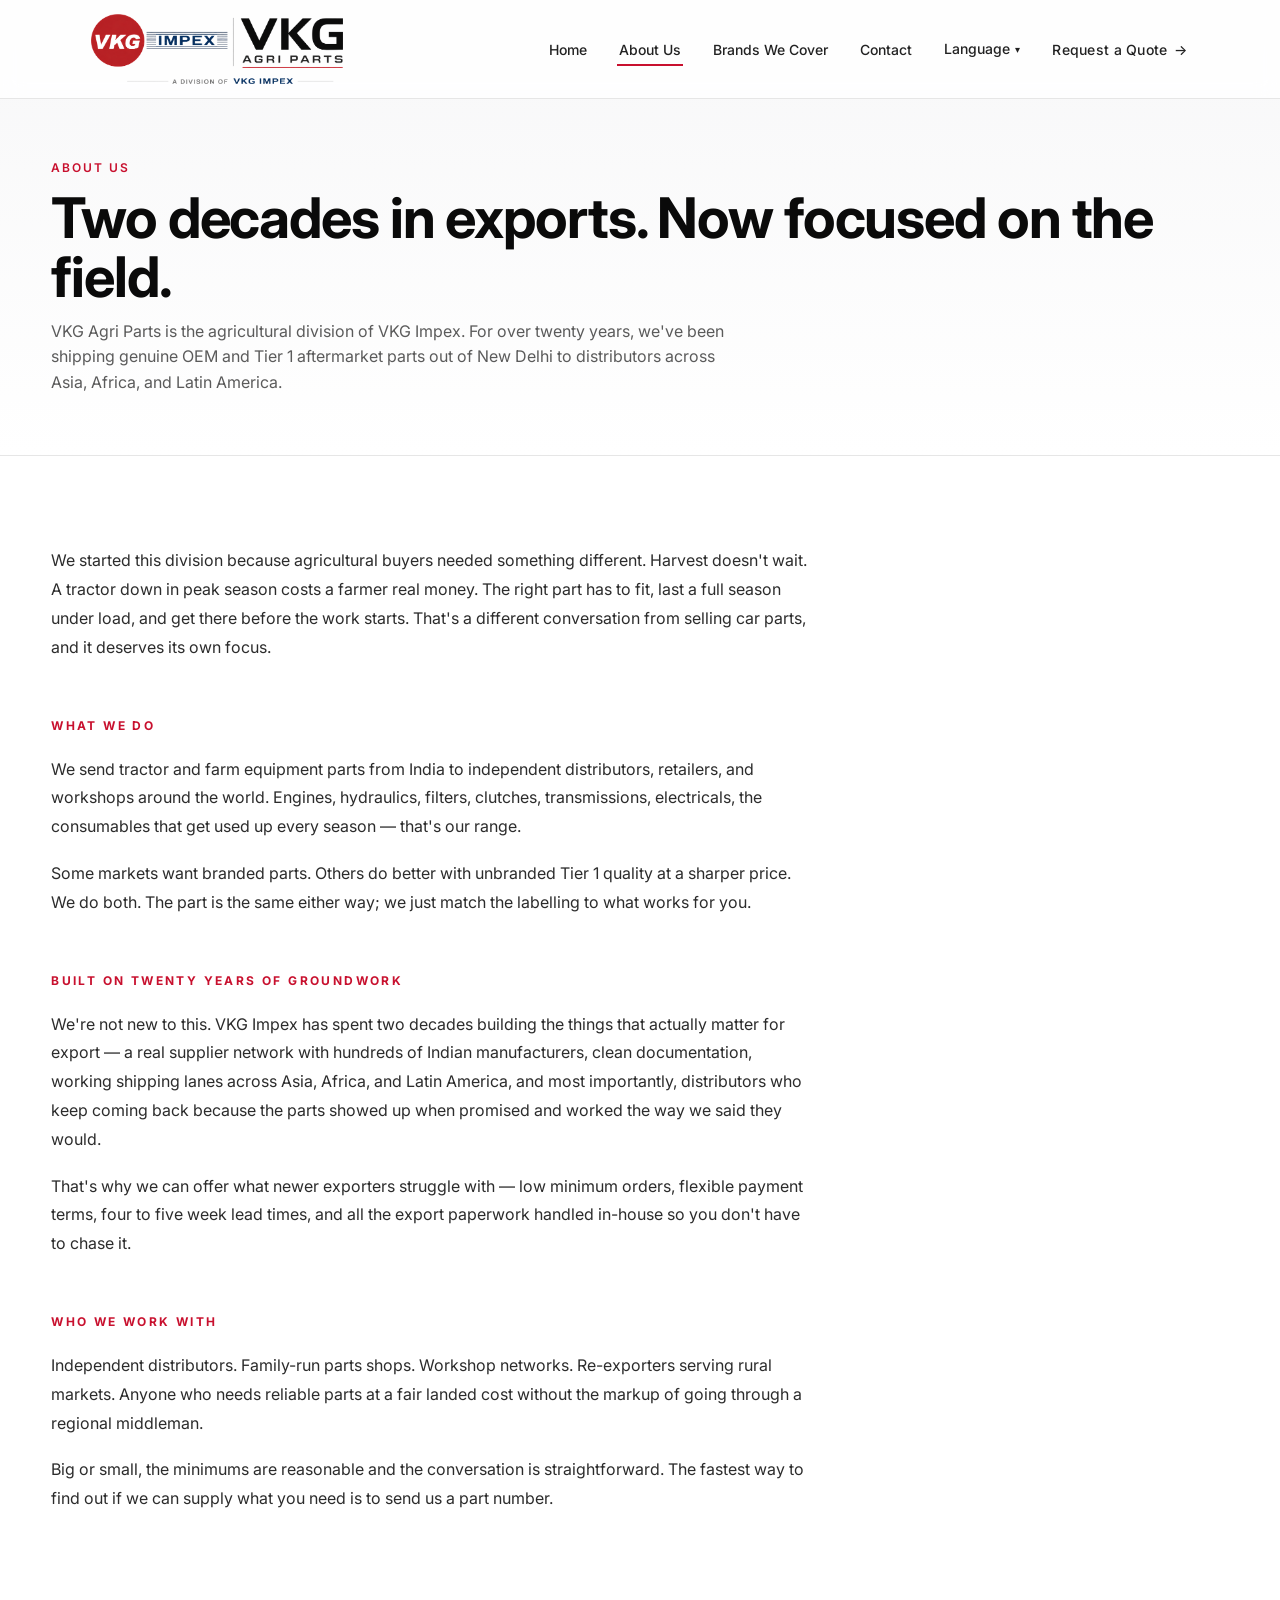
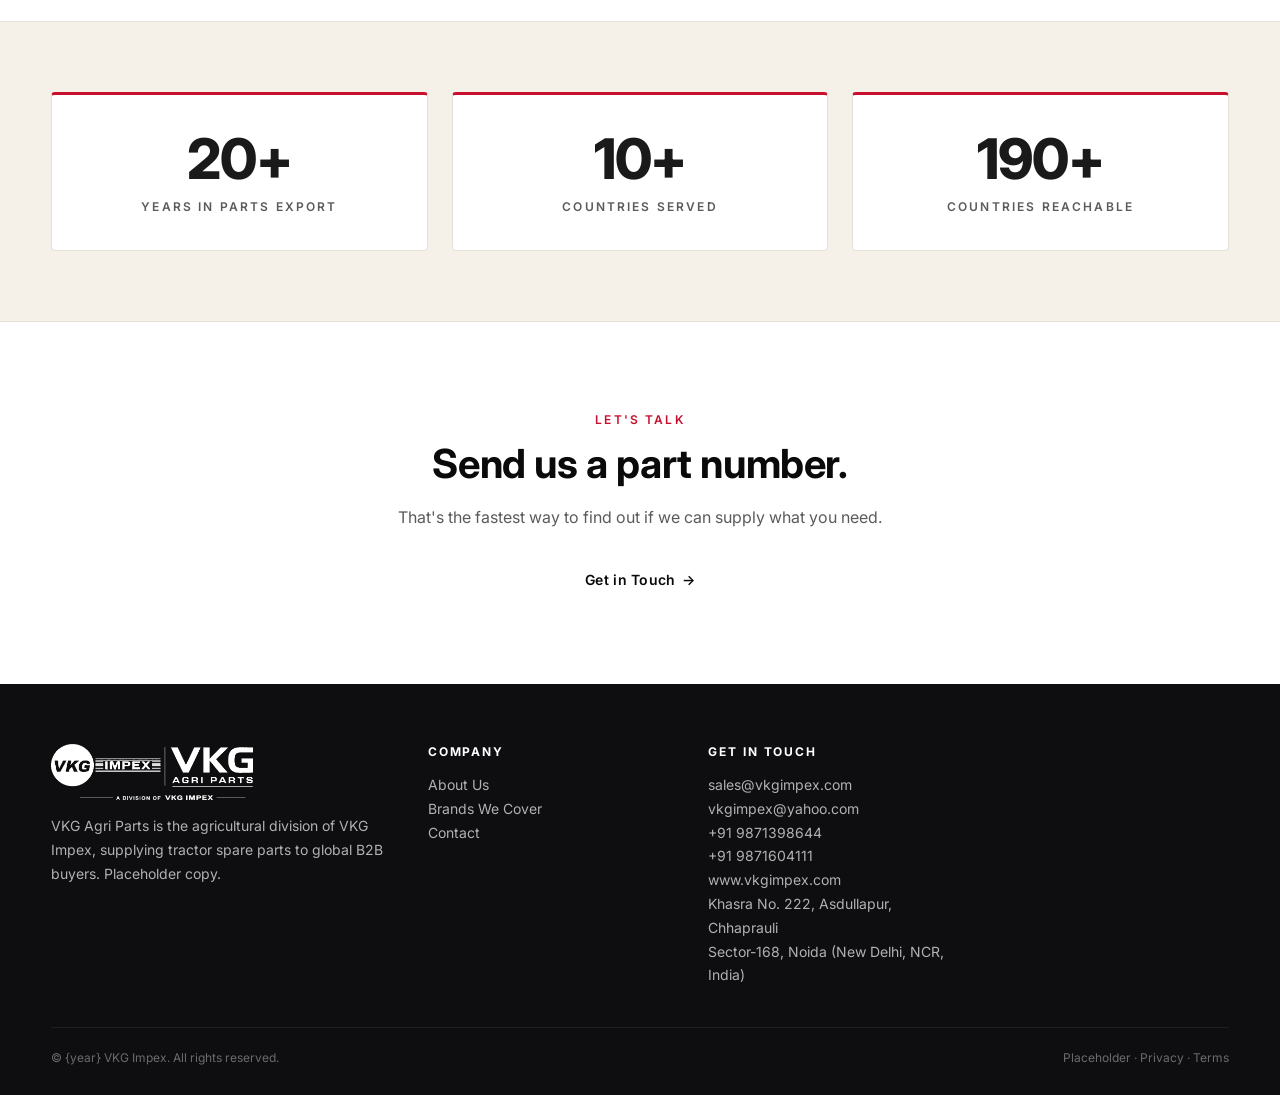
<file: about.html>
<!doctype html>
<html lang="en">
<head>
  <meta charset="utf-8" />
  <meta name="viewport" content="width=device-width, initial-scale=1" />
  <title>About Us — VKG Agri Parts</title>
  <meta name="description" content="About VKG Agri Parts — a division of VKG Impex." />
  <link rel="icon" href="assets/logo.png" />
  <link rel="preconnect" href="https://fonts.googleapis.com" />
  <link rel="preconnect" href="https://fonts.gstatic.com" crossorigin />
  <link href="https://fonts.googleapis.com/css2?family=Inter:wght@400;500;600;700;800&display=swap" rel="stylesheet" />
  <link rel="stylesheet" href="css/styles.css?v=3" />
</head>
<body>
  <header class="site-header">
    <div class="wrap">
      <a href="index.html" class="brand" aria-label="VKG Agri Parts home">
        <img src="assets/logo.png" alt="VKG Agri Parts — A Division of VKG Impex" />
      </a>
      <button class="nav-toggle" aria-label="Open navigation">☰</button>
      <nav class="nav">
        <a href="index.html" data-i18n="nav.home">Home</a>
        <a href="about.html" class="active" data-i18n="nav.about">About Us</a>
        <a href="brands.html" data-i18n="nav.brands">Brands We Cover</a>
        <a href="contact.html" data-i18n="nav.contact">Contact</a>
        <a href="contact.html" class="cta-btn" data-i18n="nav.quote">Request a Quote</a>
      </nav>
    </div>
  </header>

  <section class="page-hero">
    <div class="wrap">
      <div class="crumb" data-i18n="about.crumb">About Us</div>
      <h1 data-i18n="about.headline">Two decades in exports. Now focused on the field.</h1>
      <p data-i18n="about.intro">
        VKG Agri Parts is the agricultural division of VKG Impex. For over twenty years,
        we've been shipping genuine OEM and Tier 1 aftermarket parts out of New Delhi to
        distributors across Asia, Africa, and Latin America.
      </p>
    </div>
  </section>

  <section class="section">
    <div class="wrap">
      <div class="prose">
        <p data-i18n="about.para1">
          We started this division because agricultural buyers needed something different.
          Harvest doesn't wait. A tractor down in peak season costs a farmer real money.
          The right part has to fit, last a full season under load, and get there before
          the work starts. That's a different conversation from selling car parts, and it
          deserves its own focus.
        </p>

        <div class="h-rule" data-i18n="about.whatWeDo">What We Do</div>
        <p data-i18n="about.whatWeDoText1">
          We send tractor and farm equipment parts from India to independent distributors,
          retailers, and workshops around the world. Engines, hydraulics, filters, clutches,
          transmissions, electricals, the consumables that get used up every season —
          that's our range.
        </p>
        <p data-i18n="about.whatWeDoText2">
          Some markets want branded parts. Others do better with unbranded Tier 1 quality
          at a sharper price. We do both. The part is the same either way; we just match
          the labelling to what works for you.
        </p>

        <div class="h-rule" data-i18n="about.builtOn">Built on Twenty Years of Groundwork</div>
        <p data-i18n="about.builtOnText1">
          We're not new to this. VKG Impex has spent two decades building the things that
          actually matter for export — a real supplier network with hundreds of Indian
          manufacturers, clean documentation, working shipping lanes across Asia, Africa,
          and Latin America, and most importantly, distributors who keep coming back
          because the parts showed up when promised and worked the way we said they would.
        </p>
        <p data-i18n="about.builtOnText2">
          That's why we can offer what newer exporters struggle with — low minimum orders,
          flexible payment terms, four to five week lead times, and all the export paperwork
          handled in-house so you don't have to chase it.
        </p>

        <div class="h-rule" data-i18n="about.whoWeWork">Who We Work With</div>
        <p data-i18n="about.whoWeWorkText1">
          Independent distributors. Family-run parts shops. Workshop networks. Re-exporters
          serving rural markets. Anyone who needs reliable parts at a fair landed cost
          without the markup of going through a regional middleman.
        </p>
        <p data-i18n="about.whoWeWorkText2">
          Big or small, the minimums are reasonable and the conversation is straightforward.
          The fastest way to find out if we can supply what you need is to send us a part number.
        </p>
      </div>
    </div>
  </section>

  <section class="credibility" aria-label="At a glance">
    <div class="wrap">
      <div class="cred-tile">
        <div class="num">20+</div>
        <div class="lbl" data-i18n="common.yearsExport">Years in Parts Export</div>
      </div>
      <div class="cred-tile">
        <div class="num">10+</div>
        <div class="lbl" data-i18n="common.countriesServed">Countries Served</div>
      </div>
      <div class="cred-tile">
        <div class="num">190+</div>
        <div class="lbl" data-i18n="common.countriesReachable">Countries Reachable</div>
      </div>
    </div>
  </section>

  <section class="section">
    <div class="wrap" style="text-align:center; max-width:720px;">
      <div class="sub" data-i18n="about.letsTalk">Let's Talk</div>
      <h2 data-i18n="about.letsTalkHeading">Send us a part number.</h2>
      <p data-i18n="about.letsTalkText">That's the fastest way to find out if we can supply what you need.</p>
      <a href="contact.html" class="cta-btn" style="margin-top:18px;" data-i18n="common.getInTouch">Get in Touch</a>
    </div>
  </section>

  <footer class="site-footer">
    <div class="wrap">
      <div>
        <div class="brand" style="margin-bottom:14px;">
          <img src="assets/logo.png" alt="VKG Agri Parts" style="height:56px; filter: brightness(0) invert(1);" />
        </div>
        <p data-i18n="footer.companyDesc">VKG Agri Parts is the agricultural division of VKG Impex, supplying tractor spare parts to global B2B buyers.</p>
      </div>
      <div>
        <h4 data-i18n="footer.company">Company</h4>
        <ul>
          <li><a href="about.html" data-i18n="footer.aboutUs">About Us</a></li>
          <li><a href="brands.html" data-i18n="footer.brandsWeCover">Brands We Cover</a></li>
          <li><a href="contact.html" data-i18n="footer.contactUs">Contact</a></li>
        </ul>
      </div>
      <div>
        <h4 data-i18n="footer.getInTouchHead">Get in touch</h4>
        <ul>
          <li>sales@vkgimpex.com</li>
          <li>vkgimpex@yahoo.com</li>
          <li>+91 9871398644</li>
          <li>+91 9871604111</li>
          <li>www.vkgimpex.com</li>
          <li>Khasra No. 222, Asdullapur, Chhaprauli<br />Sector-168, Noida (New Delhi, NCR, India)</li>
        </ul>
      </div>
      <div class="legal">
        <span data-i18n-html="true" data-i18n="footer.copyright">© <span id="year"></span> VKG Impex. All rights reserved.</span>
        <span data-i18n="footer.legal">Placeholder · Privacy · Terms</span>
      </div>
    </div>
  </footer>

  <script>document.getElementById('year').textContent = new Date().getFullYear();</script>
  <script src="js/main.js"></script>
  <script src="js/i18n-init.js?v=3"></script>
</body>
</html>
</file>
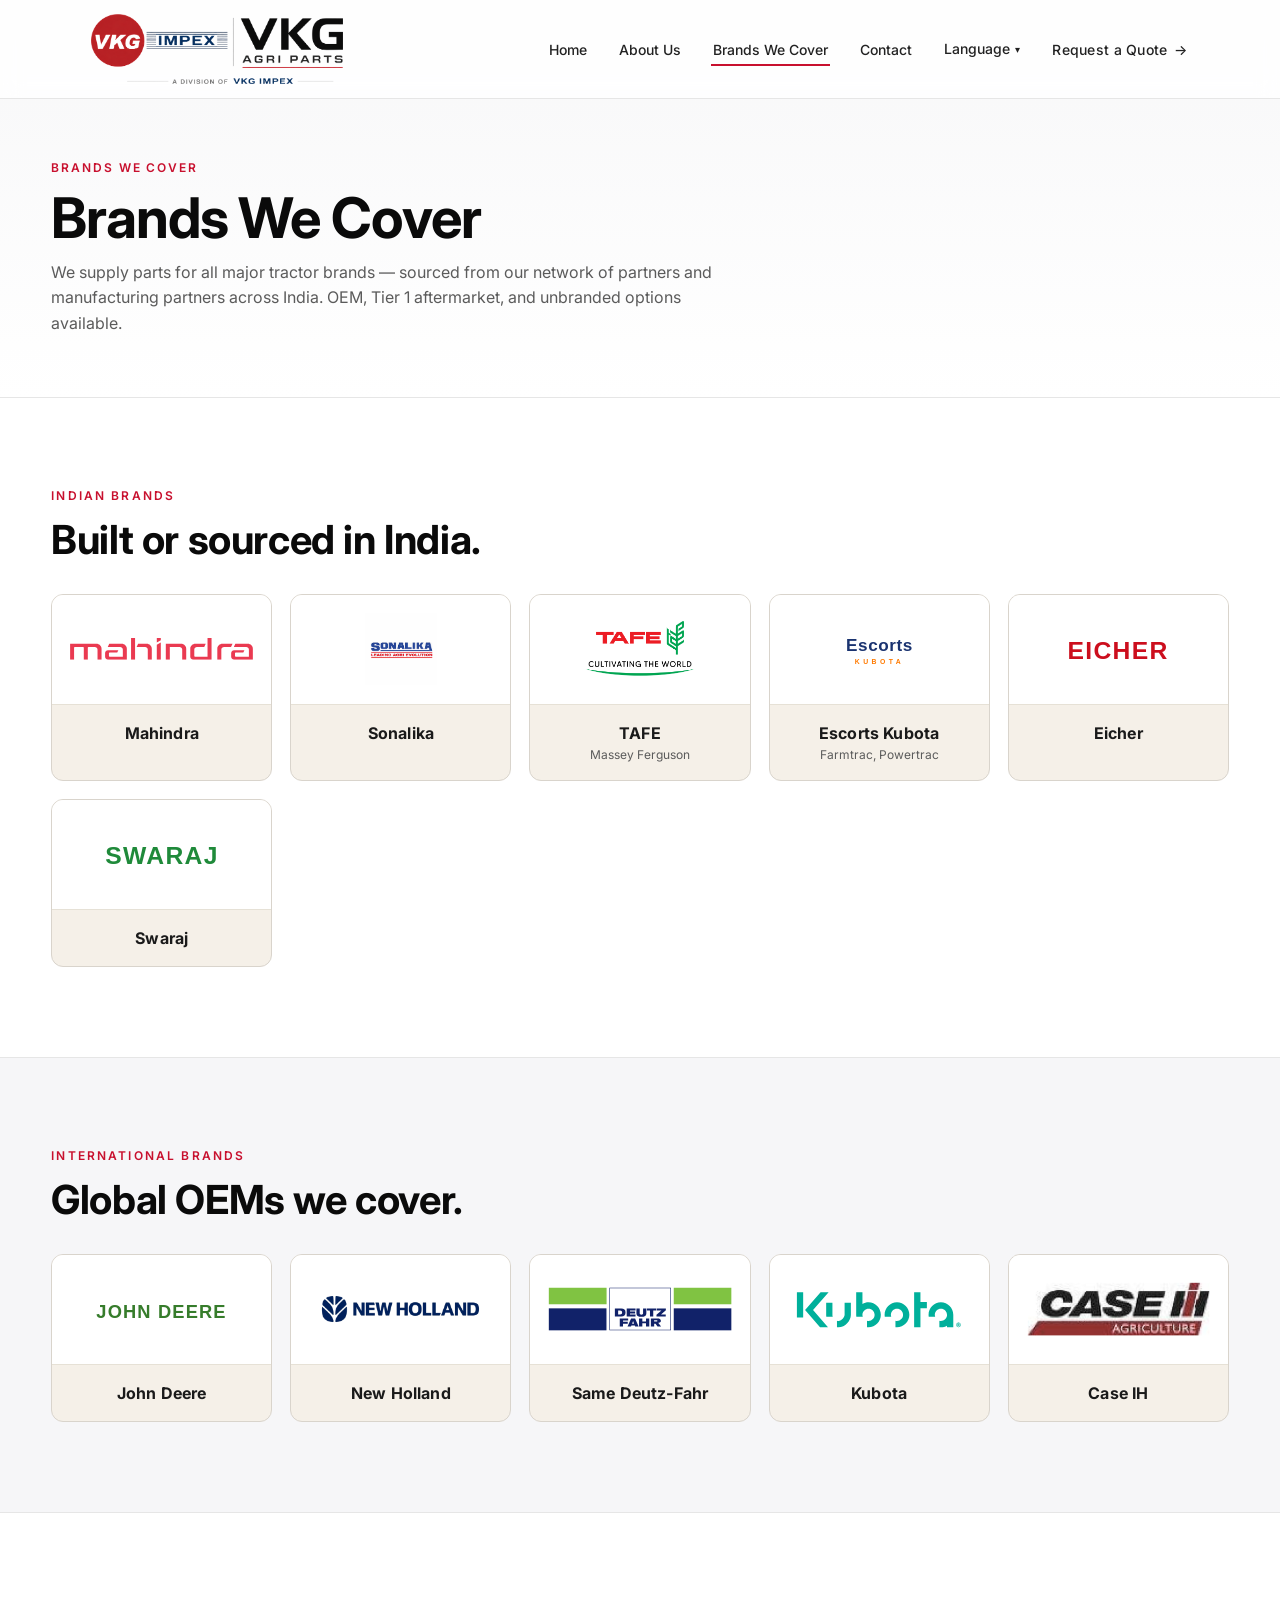
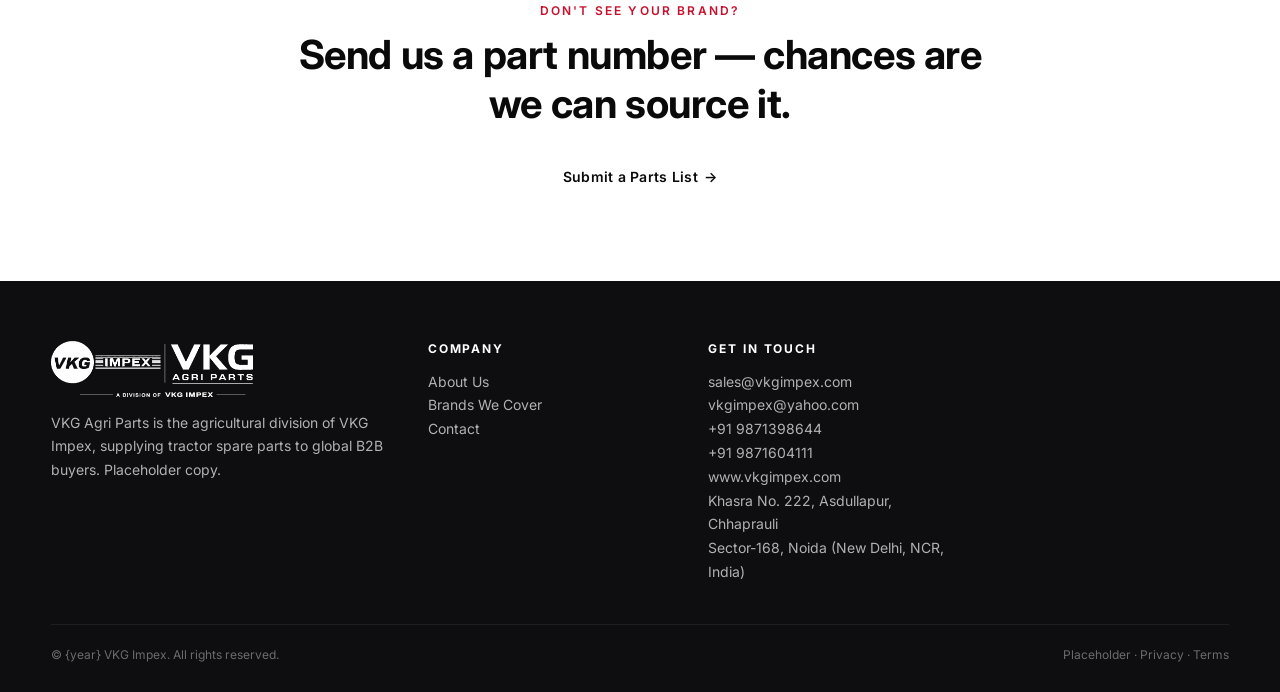
<file: brands.html>
<!doctype html>
<html lang="en">
<head>
  <meta charset="utf-8" />
  <meta name="viewport" content="width=device-width, initial-scale=1" />
  <title>Brands We Cover — VKG Agri Parts</title>
  <meta name="description" content="Tractor brands covered by VKG Agri Parts." />
  <link rel="icon" href="assets/logo.png" />
  <link rel="preconnect" href="https://fonts.googleapis.com" />
  <link rel="preconnect" href="https://fonts.gstatic.com" crossorigin />
  <link href="https://fonts.googleapis.com/css2?family=Inter:wght@400;500;600;700;800&display=swap" rel="stylesheet" />
  <link rel="stylesheet" href="css/styles.css?v=3" />
</head>
<body>
  <header class="site-header">
    <div class="wrap">
      <a href="index.html" class="brand" aria-label="VKG Agri Parts home">
        <img src="assets/logo.png" alt="VKG Agri Parts — A Division of VKG Impex" />
      </a>
      <button class="nav-toggle" aria-label="Open navigation">☰</button>
      <nav class="nav">
        <a href="index.html" data-i18n="nav.home">Home</a>
        <a href="about.html" data-i18n="nav.about">About Us</a>
        <a href="brands.html" class="active" data-i18n="nav.brands">Brands We Cover</a>
        <a href="contact.html" data-i18n="nav.contact">Contact</a>
        <a href="contact.html" class="cta-btn" data-i18n="nav.quote">Request a Quote</a>
      </nav>
    </div>
  </header>

  <section class="page-hero">
    <div class="wrap">
      <div class="crumb" data-i18n="brands.crumb">Brands We Cover</div>
      <h1 data-i18n="brands.headline">Brands We Cover</h1>
      <p data-i18n="brands.intro">
        We supply parts for all major tractor brands — sourced from our network of partners
        and manufacturing partners across India. OEM, Tier 1 aftermarket, and unbranded
        options available.
      </p>
    </div>
  </section>

  <section class="section">
    <div class="wrap">
      <div class="sub" data-i18n="brands.indianBrands">Indian Brands</div>
      <h2 data-i18n="brands.indianBrandsHeading">Built or sourced in India.</h2>
      <div class="brand-grid">
        <div class="brand-tile">
          <div class="logo-slot"><img src="assets/brands/mahindra.svg" alt="Mahindra logo" /></div>
          <div class="meta"><div class="name">Mahindra</div></div>
        </div>
        <div class="brand-tile">
          <div class="logo-slot"><img src="assets/brands/sonalika.png" alt="Sonalika logo" /></div>
          <div class="meta"><div class="name">Sonalika</div></div>
        </div>
        <div class="brand-tile">
          <div class="logo-slot"><img src="assets/brands/tafe.png" alt="TAFE logo" /></div>
          <div class="meta">
            <div class="name">TAFE</div>
            <div class="alias">Massey Ferguson</div>
          </div>
        </div>
        <div class="brand-tile">
          <div class="logo-slot"><img src="assets/brands/escorts.svg" alt="Escorts Kubota wordmark" /></div>
          <div class="meta">
            <div class="name">Escorts Kubota</div>
            <div class="alias">Farmtrac, Powertrac</div>
          </div>
        </div>
        <div class="brand-tile">
          <div class="logo-slot"><img src="assets/brands/eicher.svg" alt="Eicher wordmark" /></div>
          <div class="meta"><div class="name">Eicher</div></div>
        </div>
        <div class="brand-tile">
          <div class="logo-slot"><img src="assets/brands/swaraj.svg" alt="Swaraj wordmark" /></div>
          <div class="meta"><div class="name">Swaraj</div></div>
        </div>
      </div>
    </div>
  </section>

  <section class="section band">
    <div class="wrap">
      <div class="sub" data-i18n="brands.internationalBrands">International Brands</div>
      <h2 data-i18n="brands.internationalBrandsHeading">Global OEMs we cover.</h2>
      <div class="brand-grid">
        <div class="brand-tile">
          <div class="logo-slot"><img src="assets/brands/johndeere.svg" alt="John Deere wordmark" /></div>
          <div class="meta"><div class="name">John Deere</div></div>
        </div>
        <div class="brand-tile">
          <div class="logo-slot"><img src="assets/brands/newholland.png" alt="New Holland logo" /></div>
          <div class="meta"><div class="name">New Holland</div></div>
        </div>
        <div class="brand-tile">
          <div class="logo-slot"><img src="assets/brands/samedeutzfahr.svg" alt="Deutz-Fahr logo" /></div>
          <div class="meta"><div class="name">Same Deutz-Fahr</div></div>
        </div>
        <div class="brand-tile">
          <div class="logo-slot"><img src="assets/brands/kubota.svg" alt="Kubota logo" /></div>
          <div class="meta"><div class="name">Kubota</div></div>
        </div>
        <div class="brand-tile">
          <div class="logo-slot"><img src="assets/brands/caseih.png" alt="Case IH logo" /></div>
          <div class="meta"><div class="name">Case IH</div></div>
        </div>
      </div>
    </div>
  </section>

  <section class="section">
    <div class="wrap" style="text-align:center; max-width:720px;">
      <div class="sub" data-i18n="brands.notSeeYours">Don't see your brand?</div>
      <h2 data-i18n="brands.notSeeYoursHeading">Send us a part number — chances are we can source it.</h2>
      <a href="contact.html" class="cta-btn" style="margin-top:18px;" data-i18n="common.submit">Submit a Parts List</a>
    </div>
  </section>

  <footer class="site-footer">
    <div class="wrap">
      <div>
        <div class="brand" style="margin-bottom:14px;">
          <img src="assets/logo.png" alt="VKG Agri Parts" style="height:56px; filter: brightness(0) invert(1);" />
        </div>
        <p data-i18n="footer.companyDesc">VKG Agri Parts is the agricultural division of VKG Impex, supplying tractor spare parts to global B2B buyers.</p>
      </div>
      <div>
        <h4 data-i18n="footer.company">Company</h4>
        <ul>
          <li><a href="about.html" data-i18n="footer.aboutUs">About Us</a></li>
          <li><a href="brands.html" data-i18n="footer.brandsWeCover">Brands We Cover</a></li>
          <li><a href="contact.html" data-i18n="footer.contactUs">Contact</a></li>
        </ul>
      </div>
      <div>
        <h4 data-i18n="footer.getInTouchHead">Get in touch</h4>
        <ul>
          <li>sales@vkgimpex.com</li>
          <li>vkgimpex@yahoo.com</li>
          <li>+91 9871398644</li>
          <li>+91 9871604111</li>
          <li>www.vkgimpex.com</li>
          <li>Khasra No. 222, Asdullapur, Chhaprauli<br />Sector-168, Noida (New Delhi, NCR, India)</li>
        </ul>
      </div>
      <div class="legal">
        <span data-i18n-html="true" data-i18n="footer.copyright">© <span id="year"></span> VKG Impex. All rights reserved.</span>
        <span data-i18n="footer.legal">Placeholder · Privacy · Terms</span>
      </div>
    </div>
  </footer>

  <script>document.getElementById('year').textContent = new Date().getFullYear();</script>
  <script src="js/main.js"></script>
  <script src="js/i18n-init.js?v=3"></script>
</body>
</html>
</file>
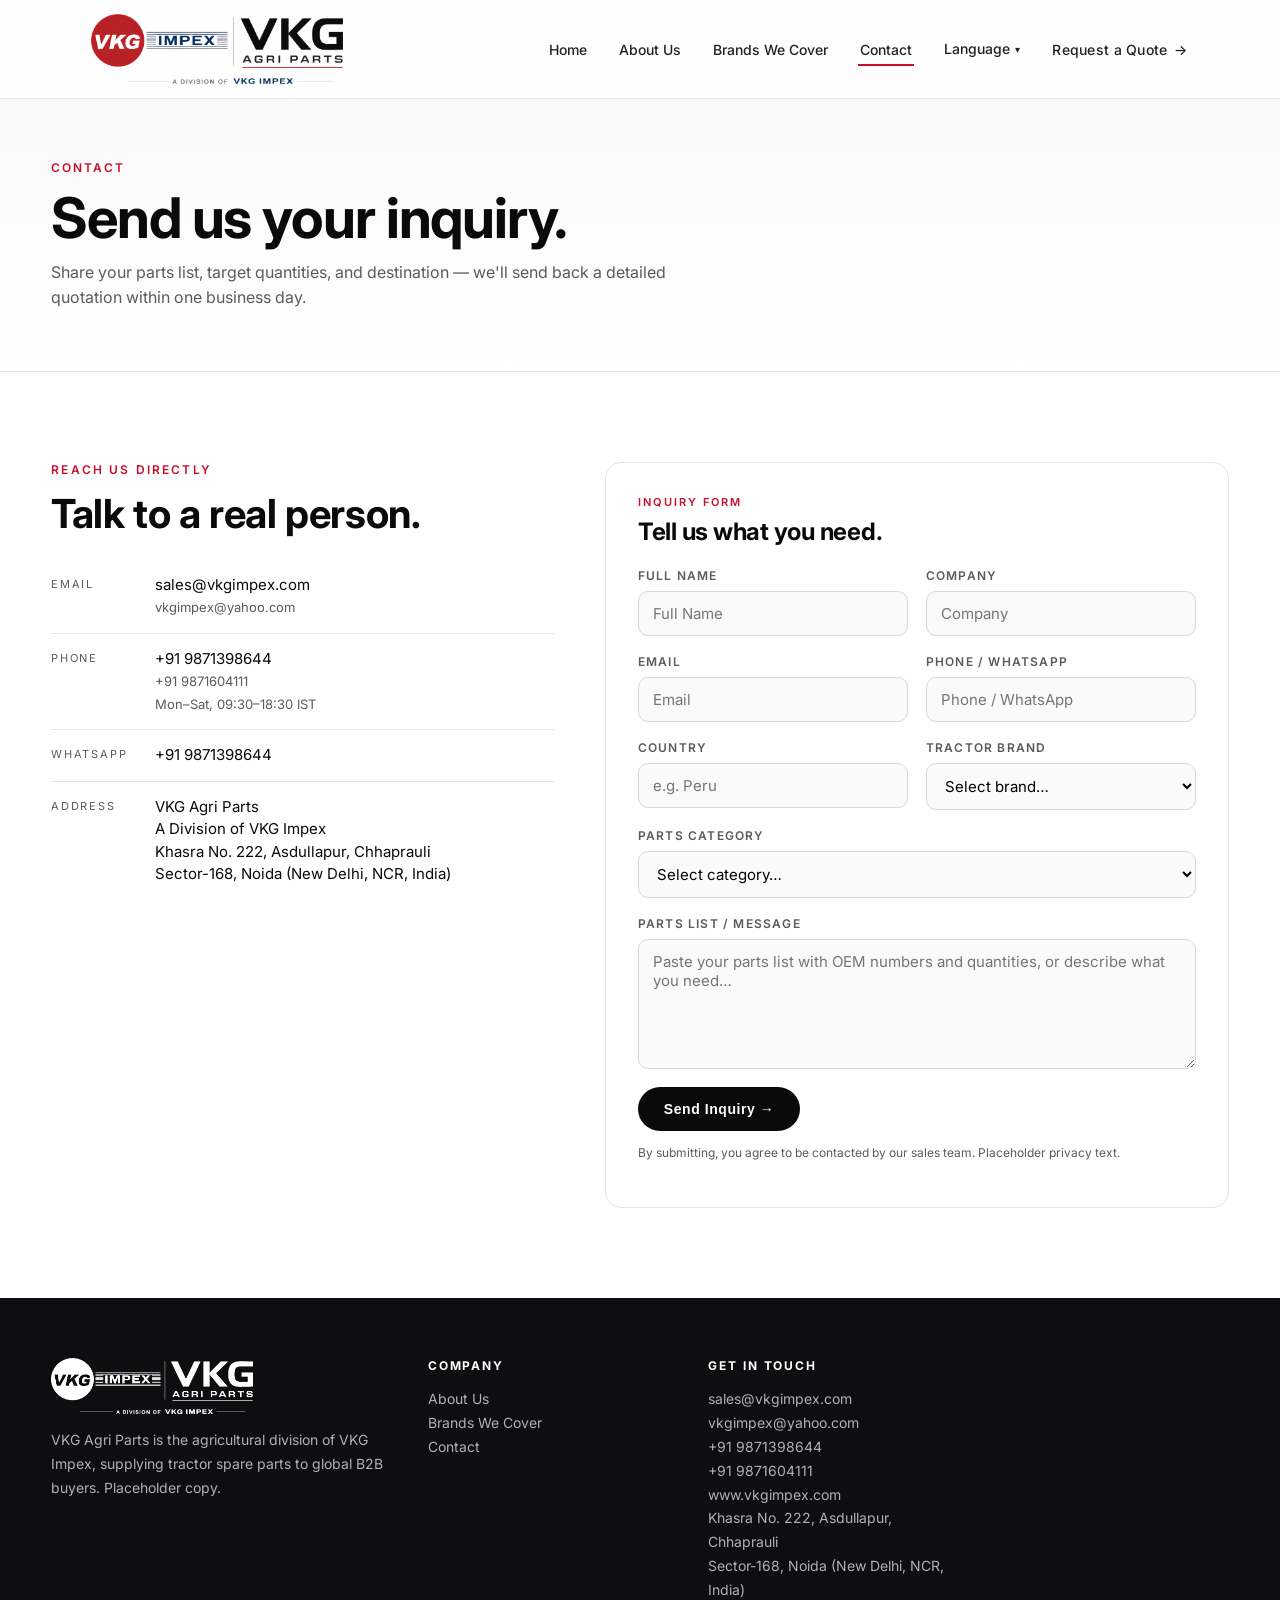
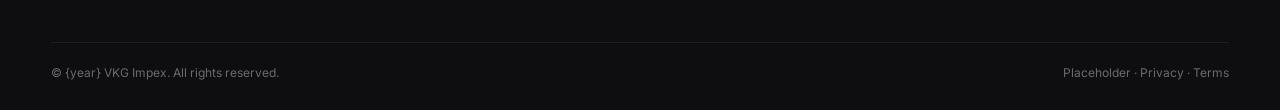
<file: contact.html>
<!doctype html>
<html lang="en">
<head>
  <meta charset="utf-8" />
  <meta name="viewport" content="width=device-width, initial-scale=1" />
  <title>Contact Us — VKG Agri Parts</title>
  <meta name="description" content="Send an inquiry to VKG Agri Parts." />
  <link rel="icon" href="assets/logo.png" />
  <link rel="preconnect" href="https://fonts.googleapis.com" />
  <link rel="preconnect" href="https://fonts.gstatic.com" crossorigin />
  <link href="https://fonts.googleapis.com/css2?family=Inter:wght@400;500;600;700;800&display=swap" rel="stylesheet" />
  <link rel="stylesheet" href="css/styles.css?v=3" />
</head>
<body>
  <header class="site-header">
    <div class="wrap">
      <a href="index.html" class="brand" aria-label="VKG Agri Parts home">
        <img src="assets/logo.png" alt="VKG Agri Parts — A Division of VKG Impex" />
      </a>
      <button class="nav-toggle" aria-label="Open navigation">☰</button>
      <nav class="nav">
        <a href="index.html" data-i18n="nav.home">Home</a>
        <a href="about.html" data-i18n="nav.about">About Us</a>
        <a href="brands.html" data-i18n="nav.brands">Brands We Cover</a>
        <a href="contact.html" class="active" data-i18n="nav.contact">Contact</a>
        <a href="contact.html" class="cta-btn" data-i18n="nav.quote">Request a Quote</a>
      </nav>
    </div>
  </header>

  <section class="page-hero">
    <div class="wrap">
      <div class="crumb" data-i18n="contact.crumb">Contact</div>
      <h1 data-i18n="contact.headline">Send us your inquiry.</h1>
      <p>Share your parts list, target quantities, and destination — we'll send back a detailed quotation within one business day.</p>
    </div>
  </section>

  <section class="section">
    <div class="wrap contact-grid">
      <div class="contact-info">
        <div class="sub" data-i18n="contact.reachUs">Reach Us Directly</div>
        <h2 style="margin-bottom: 22px;" data-i18n="contact.talkToPerson">Talk to a real person.</h2>

        <div class="row">
          <div class="k" data-i18n="contact.email">Email</div>
          <div class="v">sales@vkgimpex.com<br /><span style="color:var(--color-muted);font-size:13px;">vkgimpex@yahoo.com</span></div>
        </div>
        <div class="row">
          <div class="k" data-i18n="contact.phone">Phone</div>
          <div class="v">+91 9871398644<br /><span style="color:var(--color-muted);font-size:13px;">+91 9871604111</span><br /><span style="color:var(--color-muted);font-size:13px;" data-i18n="contact.timingNote">Mon–Sat, 09:30–18:30 IST</span></div>
        </div>
        <div class="row">
          <div class="k" data-i18n="contact.whatsapp">WhatsApp</div>
          <div class="v">+91 9871398644</div>
        </div>
        <div class="row">
          <div class="k" data-i18n="contact.address">Address</div>
          <div class="v">VKG Agri Parts<br />A Division of VKG Impex<br />Khasra No. 222, Asdullapur, Chhaprauli<br />Sector-168, Noida (New Delhi, NCR, India)</div>
        </div>
      </div>

      <form class="inquiry" action="https://formspree.io/f/myzkkwzp" method="POST" novalidate>
        <div class="sub" style="color:var(--color-accent); font-weight:600; font-size:11px; letter-spacing:0.18em; text-transform:uppercase; margin-bottom:8px;" data-i18n="contact.inquiryForm">Inquiry Form</div>
        <h2 style="font-size:24px; margin:0 0 22px;" data-i18n="contact.tellUs">Tell us what you need.</h2>

        <div class="row">
          <div class="field">
            <label for="f-name" data-i18n="contact.fullName">Full Name</label>
            <input id="f-name" name="name" type="text" required data-i18n-placeholder="contact.fullName" placeholder="Jane Doe" />
          </div>
          <div class="field">
            <label for="f-company" data-i18n="contact.company">Company</label>
            <input id="f-company" name="company" type="text" data-i18n-placeholder="contact.company" placeholder="Company Pvt. Ltd." />
          </div>
        </div>

        <div class="row">
          <div class="field">
            <label for="f-email" data-i18n="contact.emailField">Email</label>
            <input id="f-email" name="email" type="email" required data-i18n-placeholder="contact.emailField" placeholder="you@company.com" />
          </div>
          <div class="field">
            <label for="f-phone" data-i18n="contact.phoneField">Phone / WhatsApp</label>
            <input id="f-phone" name="phone" type="tel" data-i18n-placeholder="contact.phoneField" placeholder="+1 555 000 0000" />
          </div>
        </div>

        <div class="row">
          <div class="field">
            <label for="f-country" data-i18n="contact.country">Country</label>
            <input id="f-country" name="country" type="text" placeholder="e.g. Peru" />
          </div>
          <div class="field">
            <label for="f-brand" data-i18n="contact.tractorBrand">Tractor Brand</label>
            <select id="f-brand" name="brand">
              <option value="" data-i18n="contact.selectBrand">Select brand…</option>
              <option data-i18n="contact.brandMF">Massey Ferguson</option>
              <option data-i18n="contact.brandJD">John Deere</option>
              <option data-i18n="contact.brandNH">New Holland</option>
              <option data-i18n="contact.brandFord">Ford</option>
              <option data-i18n="contact.brandCaseIH">Case IH</option>
              <option data-i18n="contact.brandMahindra">Mahindra</option>
              <option data-i18n="contact.brandSonalika">Sonalika</option>
              <option data-i18n="contact.brandTAFE">TAFE</option>
              <option data-i18n="contact.brandOther">Other / Multiple</option>
            </select>
          </div>
        </div>

        <div class="row">
          <div class="field full">
            <label for="f-category" data-i18n="contact.partsCategory">Parts Category</label>
            <select id="f-category" name="category">
              <option value="" data-i18n="contact.selectCategory">Select category…</option>
              <option data-i18n="contact.categoryEngine">Engine Parts</option>
              <option data-i18n="contact.categoryTransmission">Transmission</option>
              <option data-i18n="contact.categoryHydraulics">Hydraulics</option>
              <option data-i18n="contact.categoryAxle">Steering & Axle</option>
              <option data-i18n="contact.categoryElectrical">Electricals</option>
              <option data-i18n="contact.categoryBody">Body & Sheet Metal</option>
              <option data-i18n="contact.categoryMixed">Mixed / Multiple</option>
            </select>
          </div>
        </div>

        <div class="row">
          <div class="field full">
            <label for="f-message" data-i18n="contact.partsList">Parts List / Message</label>
            <textarea id="f-message" name="message" required data-i18n-placeholder="contact.placeholder" placeholder="Paste your parts list with OEM numbers and quantities, or describe what you need…"></textarea>
          </div>
        </div>

        <button type="submit" data-i18n="common.sendInquiry">Send Inquiry →</button>
        <div class="form-status" role="status" aria-live="polite"></div>
        <p class="note" data-i18n="contact.privacyNote">By submitting, you agree to be contacted by our sales team. Placeholder privacy text.</p>
      </form>
    </div>
  </section>

  <footer class="site-footer">
    <div class="wrap">
      <div>
        <div class="brand" style="margin-bottom:14px;">
          <img src="assets/logo.png" alt="VKG Agri Parts" style="height:56px; filter: brightness(0) invert(1);" />
        </div>
        <p data-i18n="footer.companyDesc">VKG Agri Parts is the agricultural division of VKG Impex, supplying tractor spare parts to global B2B buyers.</p>
      </div>
      <div>
        <h4 data-i18n="footer.company">Company</h4>
        <ul>
          <li><a href="about.html" data-i18n="footer.aboutUs">About Us</a></li>
          <li><a href="brands.html" data-i18n="footer.brandsWeCover">Brands We Cover</a></li>
          <li><a href="contact.html" data-i18n="footer.contactUs">Contact</a></li>
        </ul>
      </div>
      <div>
        <h4 data-i18n="footer.getInTouchHead">Get in touch</h4>
        <ul>
          <li>sales@vkgimpex.com</li>
          <li>vkgimpex@yahoo.com</li>
          <li>+91 9871398644</li>
          <li>+91 9871604111</li>
          <li>www.vkgimpex.com</li>
          <li>Khasra No. 222, Asdullapur, Chhaprauli<br />Sector-168, Noida (New Delhi, NCR, India)</li>
        </ul>
      </div>
      <div class="legal">
        <span data-i18n-html="true" data-i18n="footer.copyright">© <span id="year"></span> VKG Impex. All rights reserved.</span>
        <span data-i18n="footer.legal">© VKG Impex</span>
      </div>
    </div>
  </footer>

  <script>document.getElementById('year').textContent = new Date().getFullYear();</script>
  <script src="js/main.js"></script>
  <script src="js/i18n-init.js?v=3"></script>
</body>
</html>
</file>
<file: css/styles.css>
:root {
  --color-bg: #ffffff;
  --color-fg: #0a0a0a;
  --color-muted: #5b5b5b;
  --color-accent: #c8102e;
  --color-navy: #122d57;
  --color-line: #e6e6e6;
  --max: 1200px;
  --pad: clamp(20px, 4vw, 56px);
  --font-sans: "Inter", "Helvetica Neue", Arial, sans-serif;
}

* { box-sizing: border-box; }

html, body {
  margin: 0;
  padding: 0;
  background: var(--color-bg);
  color: var(--color-fg);
  font-family: var(--font-sans);
  -webkit-font-smoothing: antialiased;
  text-rendering: optimizeLegibility;
}

a { color: inherit; text-decoration: none; }
img { display: block; max-width: 100%; }

/* ---------- Header ---------- */
.site-header {
  position: fixed;
  top: 0; left: 0; right: 0;
  z-index: 50;
  background: rgba(255, 255, 255, 0.85);
  backdrop-filter: saturate(150%) blur(10px);
  -webkit-backdrop-filter: saturate(150%) blur(10px);
  border-bottom: 1px solid var(--color-line);
}
.site-header .wrap {
  max-width: var(--max);
  margin: 0 auto;
  padding: 14px var(--pad);
  display: flex;
  align-items: center;
  justify-content: space-between;
  gap: 24px;
}
.brand {
  display: flex;
  align-items: center;
}
.brand img {
  height: 70px;
  width: auto;
  display: block;
}

.nav { display: flex; gap: 28px; align-items: center; }
.nav a {
  font-size: 14px;
  font-weight: 500;
  color: #222;
  position: relative;
  padding: 6px 2px;
}
.nav a.active::after,
.nav a:hover::after {
  content: "";
  position: absolute;
  left: 0; right: 0; bottom: -2px;
  height: 2px;
  background: var(--color-accent);
}
.cta-btn {
  background: transparent;
  color: var(--color-fg);
  padding: 6px 0;
  border: 0;
  border-radius: 0;
  box-shadow: none;
  font-weight: 600;
  font-size: 14px;
  letter-spacing: 0.02em;
  display: inline-flex;
  align-items: center;
  gap: 6px;
  transition: color .2s ease, gap .2s ease;
}
.cta-btn::after {
  content: "→";
  display: inline-block;
  transition: transform .2s ease;
}
.cta-btn:hover { color: var(--color-accent); gap: 10px; }
.cta-btn:hover::after { transform: translateX(2px); }

.nav-toggle {
  display: none;
  background: transparent;
  border: 0;
  font-size: 22px;
  cursor: pointer;
}

/* ---------- Hero / Scroll Video ---------- */
.scroll-stage {
  position: relative;
  height: 1170vh;      /* scroll length unchanged; video itself was shortened 20% */
}
.scroll-sticky {
  position: sticky;
  top: 0;
  height: 100vh;
  width: 100%;
  overflow: hidden;
  background: #000;
}
#hero-canvas {
  position: absolute;
  inset: 0;
  width: 100%;
  height: 100%;
  display: block;
}
/* Mobile-only native video fallback (hidden on desktop). */
#hero-video-mobile {
  display: none;
  position: absolute;
  inset: 0;
  width: 100%;
  height: 100%;
  object-fit: cover;
  background: #000;
}
.scroll-overlay {
  position: absolute;
  inset: 0;
  z-index: 2;
  display: grid;
  grid-template-rows: 1fr auto;
  padding: 120px var(--pad) 60px;
  pointer-events: none;
  background: linear-gradient(180deg, rgba(0,0,0,0.35) 0%, rgba(0,0,0,0) 30%, rgba(0,0,0,0) 70%, rgba(0,0,0,0.55) 100%);
  color: #fff;
}
.scroll-overlay .top {
  max-width: 760px;
  will-change: transform, opacity;
  transform: translate3d(0, 0, 0);
}
.scroll-hint {
  will-change: opacity;
}
.eyebrow {
  display: inline-block;
  font-size: 12px;
  letter-spacing: 0.18em;
  text-transform: uppercase;
  background: rgba(255,255,255,0.12);
  border: 1px solid rgba(255,255,255,0.25);
  padding: 6px 12px;
  border-radius: 999px;
  margin-bottom: 22px;
}
.scroll-overlay h1 {
  font-size: clamp(36px, 6vw, 76px);
  line-height: 1.02;
  font-weight: 800;
  letter-spacing: -0.02em;
  margin: 0 0 18px;
}
.scroll-overlay p.lead {
  font-size: clamp(15px, 1.4vw, 19px);
  max-width: 620px;
  color: rgba(255,255,255,0.85);
  margin: 0;
}
.scroll-hint {
  display: flex;
  align-items: center;
  gap: 12px;
  font-size: 12px;
  letter-spacing: 0.16em;
  text-transform: uppercase;
  color: rgba(255,255,255,0.85);
}
.scroll-hint .bar {
  width: 60px; height: 1px; background: rgba(255,255,255,0.6);
  position: relative; overflow: hidden;
}
.scroll-hint .bar::after {
  content: "";
  position: absolute; inset: 0;
  background: #fff;
  transform: translateX(-100%);
  animation: slide 2.2s linear infinite;
}
@keyframes slide {
  0% { transform: translateX(-100%); }
  100% { transform: translateX(100%); }
}

/* ---------- Generic page hero ---------- */
.page-hero {
  padding: 160px var(--pad) 60px;
  background: linear-gradient(180deg, #f7f7f8 0%, #fff 100%);
  border-bottom: 1px solid var(--color-line);
}
.page-hero .wrap { max-width: var(--max); margin: 0 auto; }
.page-hero .crumb {
  font-size: 12px; letter-spacing: 0.16em; text-transform: uppercase;
  color: var(--color-accent); font-weight: 600;
}
.page-hero h1 {
  margin: 14px 0 12px;
  font-size: clamp(34px, 5vw, 56px);
  letter-spacing: -0.02em;
  line-height: 1.05;
}
.page-hero p {
  max-width: 680px;
  font-size: 16px;
  color: var(--color-muted);
  line-height: 1.6;
  margin: 0;
}

/* ---------- Sections ---------- */
.section { padding: 90px var(--pad); }
.section .wrap { max-width: var(--max); margin: 0 auto; }
.section h2 {
  font-size: clamp(26px, 3.4vw, 40px);
  letter-spacing: -0.01em;
  margin: 0 0 16px;
}
.section .sub {
  font-size: 12px; letter-spacing: 0.18em; text-transform: uppercase;
  color: var(--color-accent); font-weight: 600; margin-bottom: 12px;
}
.section p { color: var(--color-muted); line-height: 1.7; }

.grid-3 {
  display: grid; gap: 22px;
  grid-template-columns: repeat(auto-fit, minmax(260px, 1fr));
  margin-top: 40px;
}
.card {
  border: 1px solid var(--color-line);
  border-radius: 14px;
  padding: 28px;
  background: #fff;
  transition: transform .25s ease, box-shadow .25s ease, border-color .25s ease;
}
.card:hover {
  transform: translateY(-3px);
  box-shadow: 0 10px 30px rgba(0,0,0,0.06);
  border-color: #d4d4d8;
}
.card .ico {
  width: 38px; height: 38px; border-radius: 10px;
  background: var(--color-accent); color: #fff;
  display: flex; align-items: center; justify-content: center;
  font-weight: 700; margin-bottom: 16px;
}
.card h3 { margin: 0 0 8px; font-size: 18px; }
.card p { margin: 0; font-size: 14px; }

/* alternating band */
.band {
  background: #f6f6f8;
  border-top: 1px solid var(--color-line);
  border-bottom: 1px solid var(--color-line);
}

/* About */
.about-grid {
  display: grid;
  gap: 60px;
  grid-template-columns: 1.2fr 1fr;
  align-items: start;
}
.about-grid .stats {
  display: grid;
  grid-template-columns: repeat(2, 1fr);
  gap: 22px;
  margin-top: 30px;
}
.stat {
  border-left: 3px solid var(--color-accent);
  padding: 6px 0 6px 16px;
}
.stat .num {
  font-size: 34px; font-weight: 800; letter-spacing: -0.02em;
}
.stat .lbl {
  font-size: 12px; letter-spacing: 0.14em; text-transform: uppercase;
  color: var(--color-muted);
}
.about-side {
  background: var(--color-navy);
  color: #fff;
  border-radius: 16px;
  padding: 32px;
}
.about-side h3 { margin: 0 0 12px; font-size: 20px; }
.about-side p { color: rgba(255,255,255,0.8); margin: 0 0 18px; line-height: 1.6; font-size: 14px;}
.about-side ul { margin: 0; padding-left: 18px; }
.about-side li { margin: 6px 0; font-size: 14px; }

/* Brands grid */
.brand-grid {
  display: grid; gap: 18px;
  grid-template-columns: repeat(auto-fit, minmax(220px, 1fr));
  margin-top: 30px;
}
.brand-tile {
  border: 1px solid #D9D4CC;
  border-radius: 12px;
  background: #F5F0E8;
  text-align: center;
  display: flex;
  flex-direction: column;
  align-items: stretch;
  overflow: hidden;
  transition: transform .2s ease, box-shadow .2s ease, border-color .2s ease;
}
.brand-tile:hover {
  transform: scale(1.02);
  box-shadow: 0 14px 32px rgba(0,0,0,0.08);
  border-color: #b9b1a3;
}
.brand-tile .logo-slot {
  height: 110px;
  display: flex;
  align-items: center;
  justify-content: center;
  padding: 14px 18px;
  font-size: 11px;
  letter-spacing: 0.18em;
  color: #a8a195;
  background: #ffffff;
  border-bottom: 1px solid #e6e1d6;
}
.brand-tile .logo-slot img,
.brand-tile .logo-slot svg {
  max-height: 72px;
  max-width: 100%;
  width: auto;
  height: auto;
  object-fit: contain;
}
.brand-tile .meta {
  padding: 18px 14px;
  display: flex;
  flex-direction: column;
  gap: 4px;
}
.brand-tile .name {
  font-weight: 700;
  font-size: 16px;
  color: #1a1a1a;
  letter-spacing: 0.01em;
}
.brand-tile .alias {
  font-size: 12px;
  color: var(--color-muted);
}

/* ---------- Credibility band (Home Section 1) ---------- */
.credibility {
  background: #F5F0E8;
  border-top: 1px solid #e6e1d6;
  border-bottom: 1px solid #e6e1d6;
  padding: 70px var(--pad);
}
.credibility .wrap {
  max-width: var(--max);
  margin: 0 auto;
  display: grid;
  grid-template-columns: repeat(3, 1fr);
  gap: 24px;
}
.cred-tile {
  background: #fff;
  border: 1px solid #e6e1d6;
  border-top: 3px solid var(--color-accent);
  border-radius: 4px;
  padding: 36px 24px;
  text-align: center;
}
.cred-tile .num {
  font-size: clamp(40px, 5vw, 56px);
  font-weight: 800;
  letter-spacing: -0.02em;
  line-height: 1;
  color: #1a1a1a;
}
.cred-tile .lbl {
  margin-top: 12px;
  font-size: 12px;
  letter-spacing: 0.18em;
  text-transform: uppercase;
  color: var(--color-muted);
  font-weight: 600;
}
@media (max-width: 720px) {
  .credibility .wrap { grid-template-columns: 1fr; }
}

/* ---------- 3-column with red rule (Home Section 3) ---------- */
.three-col-rule {
  display: grid;
  grid-template-columns: repeat(3, 1fr);
  gap: 36px;
  margin-top: 40px;
}
.col-rule {
  padding-top: 22px;
  border-top: 3px solid var(--color-accent);
}
.col-rule h3 {
  margin: 0 0 12px;
  font-size: 19px;
  letter-spacing: -0.005em;
}
.col-rule p {
  margin: 0;
  font-size: 15px;
  line-height: 1.65;
  color: var(--color-muted);
}
@media (max-width: 860px) {
  .three-col-rule { grid-template-columns: 1fr; gap: 28px; }
}

/* ---------- Pill chips (Home Section 4) ---------- */
.pill-chips {
  display: flex;
  flex-wrap: wrap;
  gap: 10px;
  margin-top: 28px;
}
.pill {
  display: inline-flex;
  align-items: center;
  padding: 10px 18px;
  border: 1px solid var(--color-line);
  border-radius: 999px;
  font-size: 14px;
  font-weight: 500;
  color: #2a2a2a;
  background: #fff;
}

/* ---------- Inline emphasis line (e.g., "Send us a part number…") ---------- */
.emphasis-line {
  display: block;
  margin-top: 20px;
  font-size: 17px;
  font-weight: 700;
  color: var(--color-fg);
}

/* ---------- About content blocks ---------- */
.prose {
  max-width: 760px;
}
.prose p {
  font-size: 16px;
  line-height: 1.8;
  color: #2c2c2c;
  margin: 0 0 18px;
}
.prose .h-rule {
  margin-top: 56px;
  margin-bottom: 22px;
  font-size: 12px;
  letter-spacing: 0.2em;
  text-transform: uppercase;
  color: var(--color-accent);
  font-weight: 700;
}
.prose .h-rule:first-child { margin-top: 0; }

/* Contact */
.contact-grid {
  display: grid;
  grid-template-columns: 1fr 1.15fr;
  gap: 50px;
  align-items: start;
}
.contact-info .row {
  display: flex; gap: 14px; align-items: flex-start;
  padding: 14px 0;
  border-bottom: 1px solid var(--color-line);
}
.contact-info .row:last-child { border-bottom: 0; }
.contact-info .row .k {
  width: 90px;
  font-size: 11px; letter-spacing: 0.16em;
  text-transform: uppercase; color: var(--color-muted);
  padding-top: 3px;
}
.contact-info .row .v { flex: 1; font-size: 15px; line-height: 1.5; }

form.inquiry {
  background: #fff;
  border: 1px solid var(--color-line);
  border-radius: 16px;
  padding: 32px;
}
form.inquiry .row {
  display: grid; gap: 18px;
  grid-template-columns: 1fr 1fr;
  margin-bottom: 18px;
}
form.inquiry .field { display: flex; flex-direction: column; }
form.inquiry .field.full { grid-column: 1 / -1; }
form.inquiry label {
  font-size: 12px; letter-spacing: 0.1em; text-transform: uppercase;
  color: var(--color-muted); margin-bottom: 8px; font-weight: 600;
}
form.inquiry input,
form.inquiry select,
form.inquiry textarea {
  font-family: inherit;
  font-size: 15px;
  padding: 12px 14px;
  border: 1px solid #d8d8dc;
  border-radius: 10px;
  background: #fafafa;
  transition: border-color .15s ease, background .15s ease;
}
form.inquiry input:focus,
form.inquiry select:focus,
form.inquiry textarea:focus {
  outline: none;
  border-color: var(--color-accent);
  background: #fff;
}
form.inquiry textarea { resize: vertical; min-height: 130px; }
form.inquiry button {
  background: var(--color-fg);
  color: #fff;
  border: 0;
  padding: 14px 26px;
  border-radius: 999px;
  font-weight: 600;
  font-size: 14px;
  letter-spacing: 0.04em;
  cursor: pointer;
  transition: background .2s ease, transform .2s ease;
}
form.inquiry button:hover { background: var(--color-accent); transform: translateY(-1px); }
form.inquiry .note { font-size: 12px; color: var(--color-muted); margin-top: 12px; }

.form-status {
  margin-top: 16px;
  padding: 12px 14px;
  border-radius: 8px;
  font-size: 14px;
  display: none;
}
.form-status.ok { display: block; background: #ecfdf3; color: #027a48; border: 1px solid #abefc6; }
.form-status.err { display: block; background: #fef3f2; color: #b42318; border: 1px solid #fda29b; }

/* ---------- Footer ---------- */
.site-footer {
  background: #0e0e10;
  color: #d6d6d8;
  padding: 60px var(--pad) 30px;
}
.site-footer .wrap {
  max-width: var(--max); margin: 0 auto;
  display: grid; gap: 40px;
  grid-template-columns: 1.4fr 1fr 1fr 1fr;
}
.site-footer h4 {
  font-size: 12px; letter-spacing: 0.16em; text-transform: uppercase;
  color: #fff; margin: 0 0 14px;
}
.site-footer p, .site-footer a, .site-footer li {
  font-size: 14px; color: #b1b1b3; line-height: 1.7;
}
.site-footer ul { list-style: none; padding: 0; margin: 0; }
.site-footer a:hover { color: #fff; }
.site-footer .legal {
  grid-column: 1 / -1;
  border-top: 1px solid #1f1f22;
  padding-top: 22px;
  display: flex; justify-content: space-between; gap: 16px;
  font-size: 12px; color: #6b6b6f;
}

/* ---------- Language Switcher (sits inside .nav as a plain text link) ---------- */
.nav .lang-switcher {
  position: relative !important;
  display: inline-flex !important;
  align-items: center !important;
  margin: 0 !important;
  padding: 0 !important;
  background: transparent !important;
  border: 0 !important;
}

.nav .lang-toggle {
  background: transparent !important;
  border: 0 !important;
  outline: none !important;
  box-shadow: none !important;
  padding: 6px 2px !important;
  margin: 0 !important;
  font-family: inherit !important;
  font-size: 14px !important;
  font-weight: 500 !important;
  color: #222 !important;
  cursor: pointer !important;
  position: relative !important;
  display: inline-flex !important;
  align-items: center !important;
  gap: 5px !important;
  line-height: 1 !important;
  appearance: none !important;
  -webkit-appearance: none !important;
  border-radius: 0 !important;
}

.nav .lang-toggle:hover::after {
  content: "" !important;
  position: absolute !important;
  left: 0 !important; right: 0 !important; bottom: -2px !important;
  height: 2px !important;
  background: var(--color-accent) !important;
}

.nav .lang-arrow {
  font-size: 10px !important;
  display: inline-block !important;
  transition: transform 0.2s ease !important;
  line-height: 1 !important;
  background: transparent !important;
  border: 0 !important;
  padding: 0 !important;
  color: inherit !important;
}

.nav .lang-menu {
  position: absolute !important;
  top: 100% !important;
  right: 0 !important;
  left: auto !important;
  margin-top: 10px !important;
  padding: 6px 0 !important;
  background: #fff !important;
  border: 1px solid var(--color-line) !important;
  border-radius: 8px !important;
  box-shadow: 0 8px 24px rgba(0, 0, 0, 0.1) !important;
  min-width: 170px !important;
  display: none !important;
  flex-direction: column !important;
  z-index: 100 !important;
  overflow: hidden !important;
  flex-wrap: nowrap !important;
  gap: 0 !important;
}

.nav .lang-menu.open {
  display: flex !important;
}

.nav .lang-option {
  background: transparent !important;
  border: 0 !important;
  outline: none !important;
  box-shadow: none !important;
  padding: 10px 18px !important;
  margin: 0 !important;
  text-align: left !important;
  font-family: inherit !important;
  font-size: 14px !important;
  font-weight: 500 !important;
  cursor: pointer !important;
  color: #222 !important;
  transition: background 0.15s ease !important;
  width: 100% !important;
  display: block !important;
  appearance: none !important;
  -webkit-appearance: none !important;
  border-radius: 0 !important;
}

.nav .lang-option:hover {
  background: rgba(0, 0, 0, 0.04) !important;
}

.nav .lang-option.active {
  background: var(--color-accent) !important;
  color: #fff !important;
  font-weight: 600 !important;
}

/* RTL language support */
html[dir="rtl"] .nav .lang-menu {
  right: auto !important;
  left: 0 !important;
}

/* Mobile */
@media (max-width: 860px) {
  .nav.open .lang-switcher { width: 100% !important; padding: 12px 0 !important; border-bottom: 1px solid var(--color-line) !important; }
  .nav.open .lang-toggle { padding: 0 !important; }
  .nav.open .lang-menu { position: static !important; box-shadow: none !important; border: 0 !important; margin-top: 8px !important; padding: 0 !important; }
}

/* ---------- Responsive ---------- */
@media (max-width: 860px) {
  .nav { display: none; }
  .nav.open {
    display: flex;
    position: absolute;
    top: 100%; left: 0; right: 0;
    flex-direction: column;
    align-items: flex-start;
    gap: 0;
    background: #fff;
    border-bottom: 1px solid var(--color-line);
    padding: 10px var(--pad) 18px;
  }
  .nav.open a { padding: 12px 0; width: 100%; border-bottom: 1px solid var(--color-line); }
  .nav.open .cta-btn { margin-top: 10px; }
  .nav-toggle { display: block; }

  .about-grid, .contact-grid { grid-template-columns: 1fr; gap: 32px; }
  form.inquiry .row { grid-template-columns: 1fr; }
  .site-footer .wrap { grid-template-columns: 1fr 1fr; }
}
@media (max-width: 520px) {
  .site-footer .wrap { grid-template-columns: 1fr; }
  .scroll-overlay { padding-top: 100px; }
}

/* ---------- Mobile hero: native video, no scroll-driven scrubbing ---------- */
@media (max-width: 860px) {
  .scroll-stage { height: 100vh; }
  .scroll-sticky { position: relative; }
  #hero-canvas { display: none; }
  #hero-video-mobile { display: block; }
}
</file>
